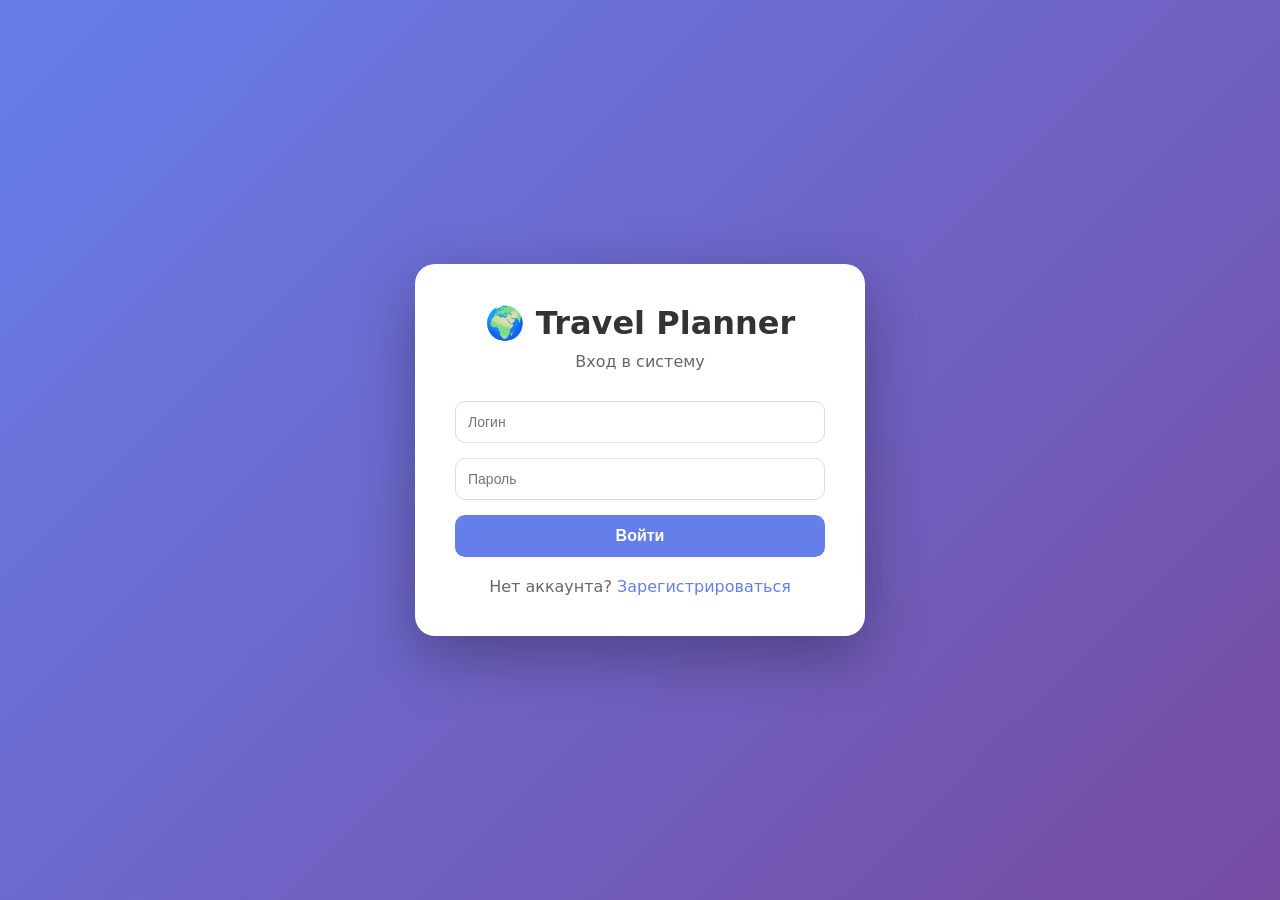
<file: templates/login.html>
<!DOCTYPE html>
<html lang="ru">
<head>
    <meta charset="UTF-8">
    <title>Вход | Travel Planner</title>
    <style>
        * {
            margin: 0;
            padding: 0;
            box-sizing: border-box;
        }
        body {
            font-family: system-ui, sans-serif;
            background: linear-gradient(135deg, #667eea 0%, #764ba2 100%);
            min-height: 100vh;
            display: flex;
            justify-content: center;
            align-items: center;
        }
        .auth-container {
            background: white;
            border-radius: 20px;
            padding: 40px;
            width: 100%;
            max-width: 450px;
            box-shadow: 0 20px 60px rgba(0,0,0,0.3);
        }
        h1 {
            text-align: center;
            margin-bottom: 10px;
            color: #333;
        }
        .subtitle {
            text-align: center;
            color: #666;
            margin-bottom: 30px;
        }
        input {
            width: 100%;
            padding: 12px;
            margin-bottom: 15px;
            border: 1px solid #ddd;
            border-radius: 10px;
            font-size: 14px;
        }
        input:focus {
            outline: none;
            border-color: #667eea;
        }
        button {
            width: 100%;
            padding: 12px;
            background: #667eea;
            color: white;
            border: none;
            border-radius: 10px;
            font-size: 16px;
            font-weight: bold;
            cursor: pointer;
            transition: 0.3s;
        }
        button:hover {
            background: #5a67d8;
            transform: translateY(-2px);
        }
        .switch {
            text-align: center;
            margin-top: 20px;
            color: #666;
        }
        .switch a {
            color: #667eea;
            text-decoration: none;
            cursor: pointer;
        }
        .error {
            background: #fee;
            color: #c33;
            padding: 10px;
            border-radius: 8px;
            margin-bottom: 15px;
            text-align: center;
        }
        .hidden {
            display: none;
        }
    </style>
</head>
<body>
    <div class="auth-container">
        <h1>🌍 Travel Planner</h1>
        <div class="subtitle" id="formTitle">Вход в систему</div>
        
        <div id="errorMsg" class="error hidden"></div>
        
        <input type="text" id="login" placeholder="Логин">
        <input type="email" id="email" placeholder="Email" class="hidden">
        <input type="password" id="password" placeholder="Пароль">
        
        <button id="submitBtn" onclick="submitForm()">Войти</button>
        
        <div class="switch">
            <span id="switchText">Нет аккаунта?</span>
            <a id="switchLink" onclick="toggleMode()">Зарегистрироваться</a>
        </div>
    </div>

    <script>
        let isLogin = true;
        
        function toggleMode() {
            isLogin = !isLogin;
            const title = document.getElementById('formTitle');
            const emailField = document.getElementById('email');
            const submitBtn = document.getElementById('submitBtn');
            const switchText = document.getElementById('switchText');
            const switchLink = document.getElementById('switchLink');
            
            if (isLogin) {
                title.textContent = 'Вход в систему';
                emailField.classList.add('hidden');
                submitBtn.textContent = 'Войти';
                switchText.textContent = 'Нет аккаунта?';
                switchLink.textContent = 'Зарегистрироваться';
            } else {
                title.textContent = 'Регистрация';
                emailField.classList.remove('hidden');
                submitBtn.textContent = 'Зарегистрироваться';
                switchText.textContent = 'Уже есть аккаунт?';
                switchLink.textContent = 'Войти';
            }
        }
        
        async function submitForm() {
            const login = document.getElementById('login').value;
            const password = document.getElementById('password').value;
            const email = document.getElementById('email').value;
            const errorDiv = document.getElementById('errorMsg');
            
            if (!login || !password) {
                errorDiv.textContent = 'Заполните все поля';
                errorDiv.classList.remove('hidden');
                return;
            }
            
            if (!isLogin && !email) {
                errorDiv.textContent = 'Введите email';
                errorDiv.classList.remove('hidden');
                return;
            }
            
            const url = isLogin ? '/api/login' : '/api/register';
            const body = isLogin ? {login, password} : {login, email, password};
            
            const res = await fetch(url, {
                method: 'POST',
                headers: {'Content-Type': 'application/json'},
                body: JSON.stringify(body)
            });
            
            const data = await res.json();
            
            if (data.success) {
                window.location.href = '/';
            } else {
                errorDiv.textContent = data.error || 'Ошибка';
                errorDiv.classList.remove('hidden');
            }
        }
        
        document.getElementById('password').addEventListener('keypress', (e) => {
            if (e.key === 'Enter') submitForm();
        });
    </script>
</body>
</html>
</file>
